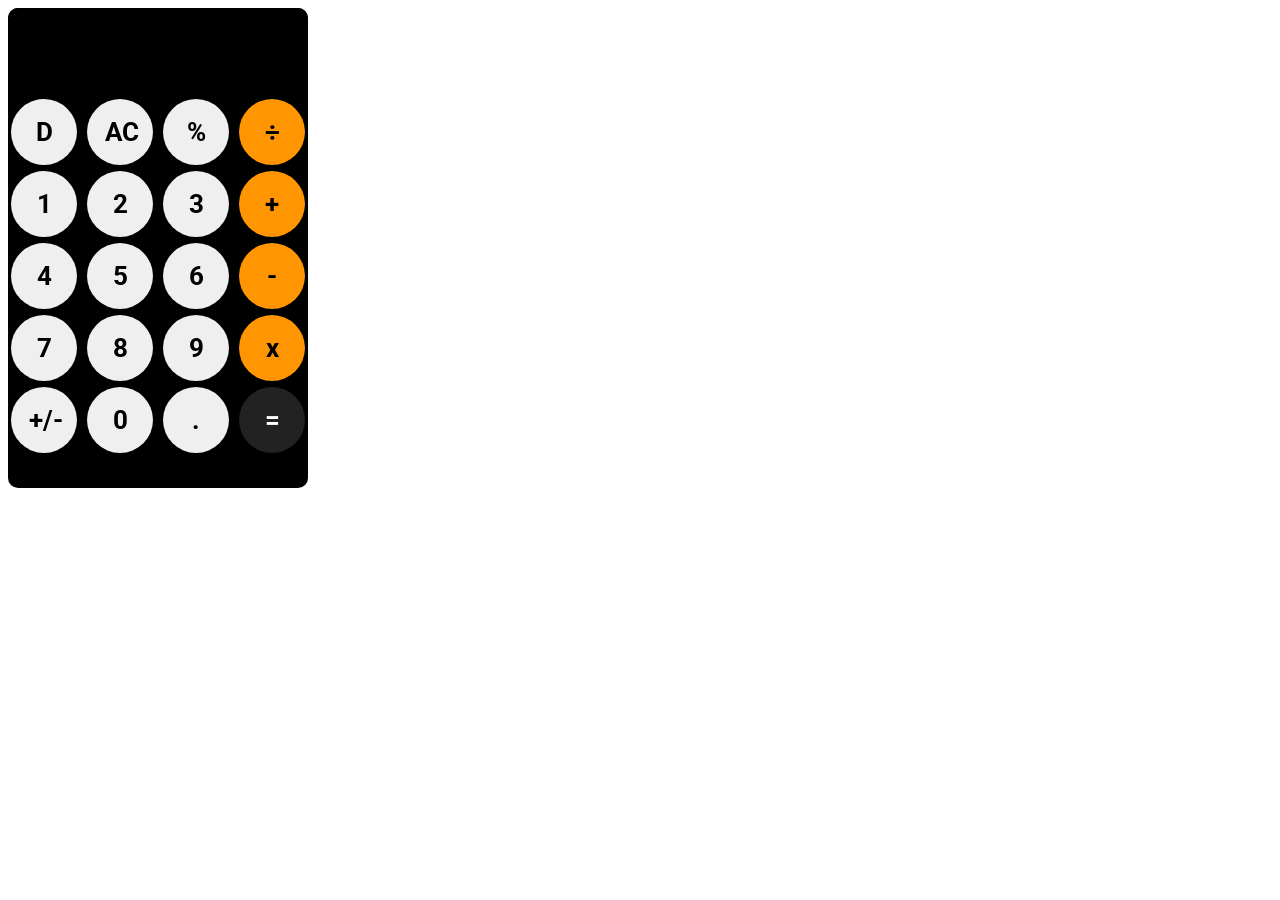
<file: Calculadora/index.html>
<!DOCTYPE html>
<html lang="en">
<head>
    <title>Calculadora</title>
    <link rel="stylesheet" href="style.css">
    <link rel="preconnect" href="https://fonts.googleapis.com">
    <link rel="preconnect" href="https://fonts.gstatic.com" crossorigin>
    <link href="https://fonts.googleapis.com/css2?family=Roboto:wght@100&display=swap" rel="stylesheet">
</head>
<body>
    <div id="container">
        <form name="Calculadora">
            <input type="text" value="" autocomplete="off" name="ans" id="calculadora" readonly>
            <br>
            <button type="button" onclick="borrarUno()">D</button>
            <input type="reset" value="AC">
            <input type="button" value="%" onclick="document.Calculadora.ans.value+='%'">
            <input type="button" value="÷" onclick="document.Calculadora.ans.value+='÷'" class="orange">
            <br>
            <input type="button" value="1" onclick="document.Calculadora.ans.value+='1'">
            <input type="button" value="2" onclick="document.Calculadora.ans.value+='2'">
            <input type="button" value="3" onclick="document.Calculadora.ans.value+='3'">
            <input type="button" value="+" onclick="document.Calculadora.ans.value+='+'" class="orange">
            <br>
            <input type="button" value="4" onclick="document.Calculadora.ans.value+='4'">
            <input type="button" value="5" onclick="document.Calculadora.ans.value+='5'">
            <input type="button" value="6" onclick="document.Calculadora.ans.value+='6'">
            <input type="button" value="-" onclick="document.Calculadora.ans.value+='-'" class="orange">
            <br>
            <input type="button" value="7" onclick="document.Calculadora.ans.value+='7'">
            <input type="button" value="8" onclick="document.Calculadora.ans.value+='8'">
            <input type="button" value="9" onclick="document.Calculadora.ans.value+='9'">
            <input type="button" value="x" onclick="document.Calculadora.ans.value+='x'" class="orange">
            <br>
            <input type="button" value="+/-" onclick="cambiarSigno()" >
            <input type="button" value="0" onclick="document.Calculadora.ans.value+='0'">
            <input type="button" value="." onclick="document.Calculadora.ans.value+='.'">
            <input type="button" value="=" onclick="calcular()" class="grey">
        </form>
    </div>
    <script src="cal.js"></script>
</body>
</html>
</file>
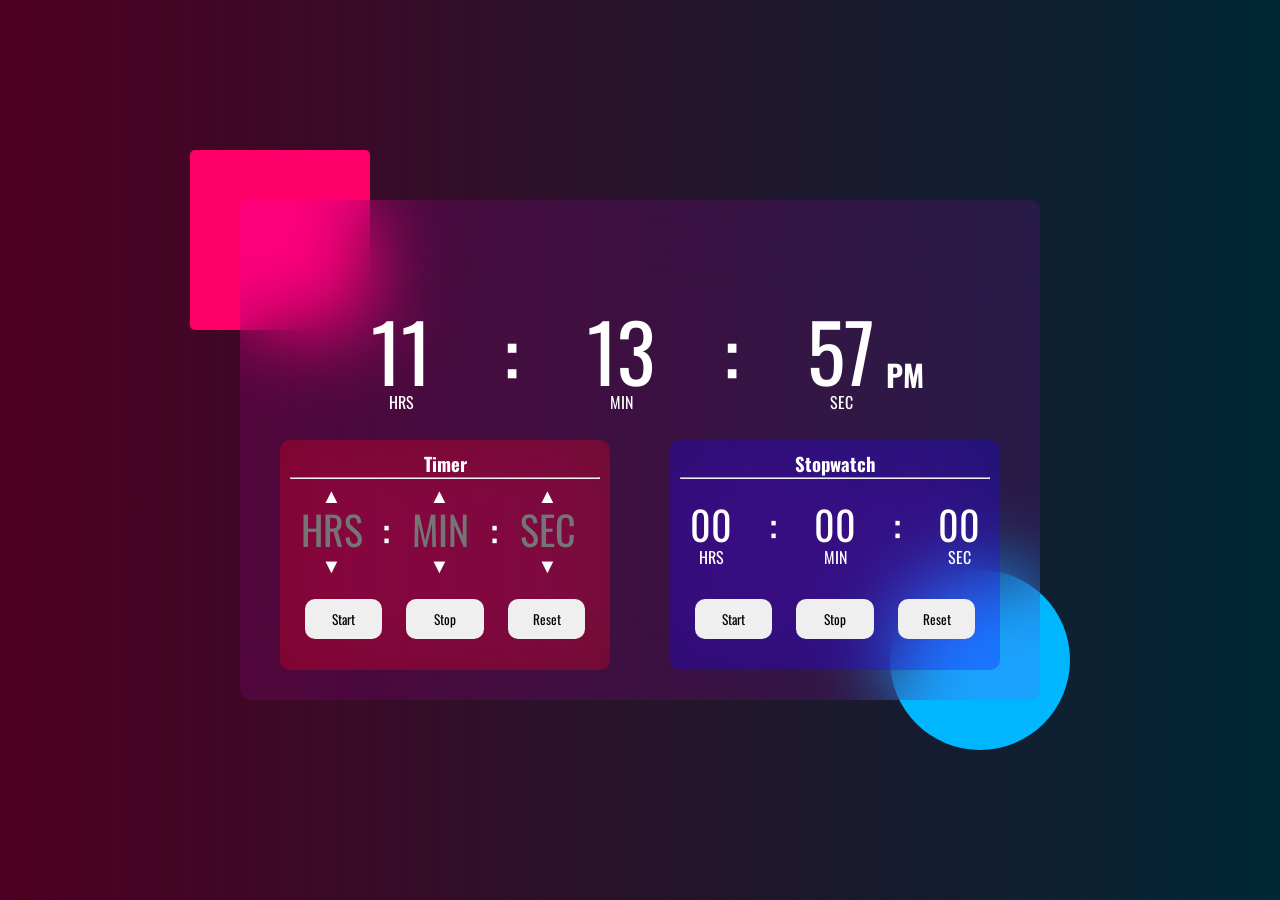
<file: Reloj digital/index.html>
<!DOCTYPE html>
<html lang="es">
<head>
    <meta charset="UTF-8">
    <title>Reloj digital</title>
    <link rel="preconnect" href="https://fonts.googleapis.com">
<link rel="preconnect" href="https://fonts.gstatic.com" crossorigin>
<link href="https://fonts.googleapis.com/css2?family=Oswald:wght@600&display=swap" rel="stylesheet">
    <link rel="stylesheet" href="style.css">
</head>
<body>
    <div id="hero">
        <div id="clockContainer">
            <div id="clock">
                <span id="hrs" class="hrs">00</span>
                <span>:</span>
                <span id="min" class="min">00</span>
                <span>:</span>
                <span id="sec" class="sec">00</span>
                <h1 id="timeDif"></h1>
                <div id="timerContainer">
                    <div id="timer">
                        <h3 class="title">Timer</h3>
                        <hr>
                        <div id="timerCount">
                            <div class="picker1">
                            <button class="p1up" onclick="addHour()">▲</button>
                            <input type="number" min="0" max="23" id="dhrs" oninput="limitTime()" placeholder="HRS">
                            <button class="p1down" onclick="subHour()">▼</button>
                            </div>
                            <span>:</span>
                            <div class="picker2">
                            <button class="p2up" onclick="addMinute()">▲</button>
                            <input type="number" min="0" max="59" id="dmin" oninput="limitTime()" placeholder="MIN">
                            <button class="p2down" onclick="subMinute()">▼</button>
                            </div>
                            <span>:</span>
                            <div class="picker3">
                            <button class="p1up" onclick="addSecond()">▲</button>
                            <input type="number" min="0" max="59" id="dsec" oninput="limitTime()" placeholder="SEC">
                            <button class="p1down" onclick="subSecond()">▼</button>
                            </div>
                        </div>
                        <div id="container-buttonTimer">
                            <button class="buttonTimer" onclick="startTimer()">Start</button>
                            <button class="buttonTimer" onclick="stopTimer()">Stop</button>
                            <button class="buttonTimer" onclick="resetTimer()">Reset</button>
                        </div>
                    </div>
                </div>
                <div id="swContainer">
                    <div id="stopWatch">
                        <h3 class="title">Stopwatch</h3>
                        <hr>
                        <div id="stopWatchCount">
                        <span id="shrs" class="hrs">00</span>
                        <span>:</span>
                        <span id="smin" class="min">00</span>
                        <span>:</span>
                        <span id="ssec" class="sec">00</span>
                        </div>
                        <div id="container-buttonStopwatch">
                            <button class="buttonStopwatch" onclick="startStopwatch()">Start</button>
                            <button class="buttonStopwatch" onclick="stopStopwatch()">Stop</button>
                            <button class="buttonStopwatch" onclick="resetStopwatch()">Reset</button>
                        </div>
                        
                    </div>
                </div>
            </div>
        </div>
    </div>
    <script src="stopWatch.js"></script>
    <script src="clock.js"></script>
    <script src="timer.js"></script>
</body>
</html>
</file>
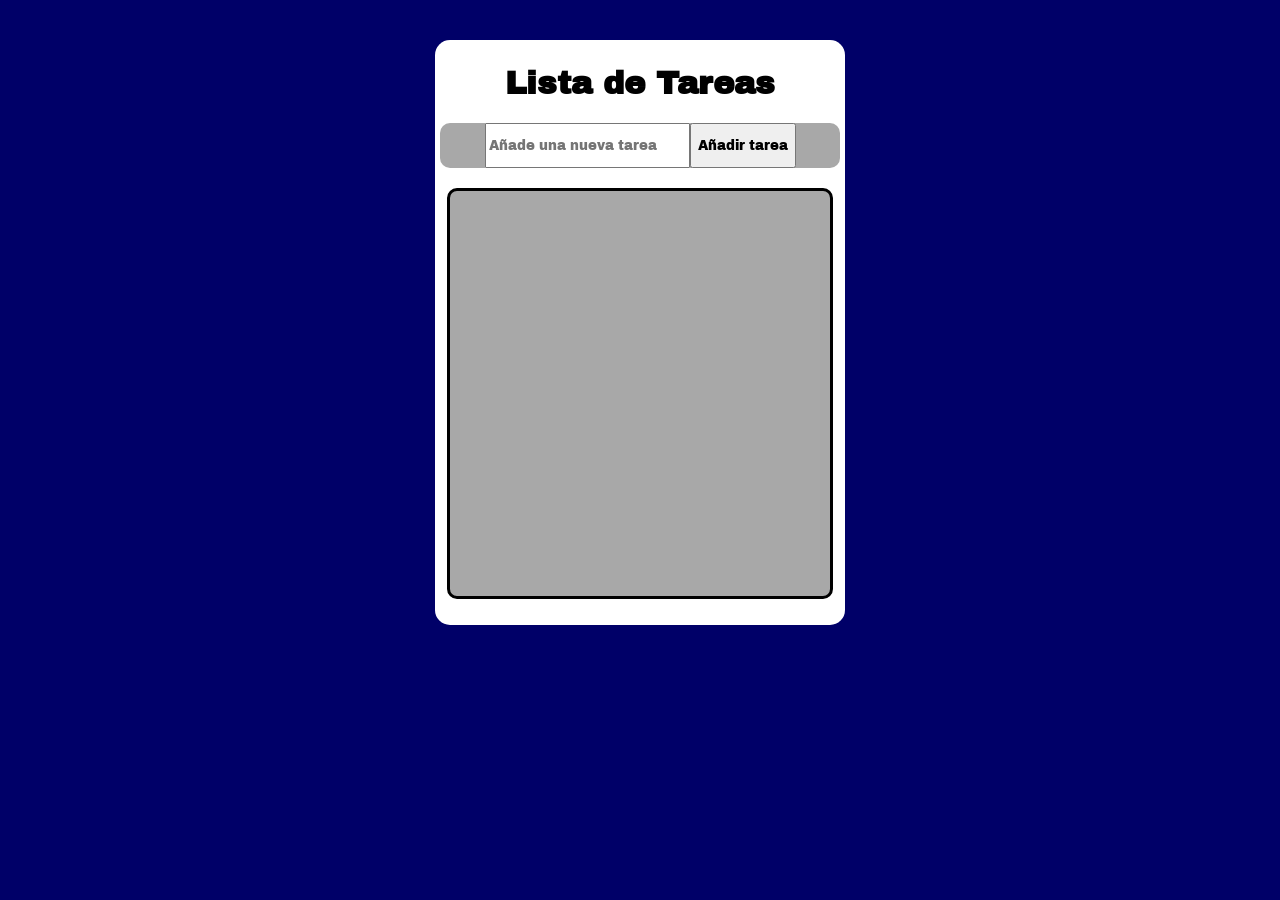
<file: To-Do List/index.html>
<!DOCTYPE html>
<html lang="es">
    <head>
        <link rel="stylesheet" href="style.css">
        <link rel="preconnect" href="https://fonts.googleapis.com">
        <link rel="preconnect" href="https://fonts.gstatic.com" crossorigin>
        <link href="https://fonts.googleapis.com/css2?family=Archivo+Black&display=swap" rel="stylesheet">
        <title>To-Do List</title>
    </head>
    <body>
        <div id="TDL-container">
            <h1>Lista de Tareas</h1>
            <div id="container-addtask">
                <input type="text" id="addText" placeholder="Añade una nueva tarea">
                <button id="addTaskButton">Añadir tarea</button>
            </div>

            <div id="list-container">
                <ul id="addedtasks">

                </ul>
            </div>
        </div>
        <script src="script.js"></script>
    </body>
</html>
</file>
<file: Calculadora/style.css>
#container{
    height: 480px;
    width: 300px;
    background-color: #000;
    border-radius: 10px;
}

#form{
    height: 100%;
    width: 100%;
    background-color: #000;
}

#container input[type="text"]{
    width: 90%;
    height: 25%;
    font-family: 'Roboto', sans-serif;
    cursor: default;
    padding: 15px;
    text-align: right;
    border: 0;
    font-size: 50px;
    outline: none;
    color: #fff;
    background-color: #000;
    border-radius: 10px;
}

#container input[type="button"], #container input[type="reset"]{
    width: 22%;
    font-family: 'Roboto', sans-serif;
    font-weight: bold;
    cursor: pointer;
    font-size: 26px;
    border: 0;
    color: #000;
    padding: 18px;
    margin: 3px;
    border: 0;
    border-radius: 100%;
}

#container button{
    width: 22%;
    font-family: 'Roboto', sans-serif;
    font-weight: bold;
    cursor: pointer;
    font-size: 26px;
    border: 0;
    color: #000;
    padding: 18px;
    margin: 3px;
    border: 0;
    border-radius: 100%;
}

#container .orange{
    background-color: #ff9500;
    color: #fff;
}

#container .grey{
    background-color: #222222;
    color: #fff !important;
}
</file>
<file: Reloj digital/style.css>
*{
    padding: 0;
    margin: 0;
    font-family: 'Oswald';
    box-sizing: border-box;
}

#hero{
    width: 100%;
    min-height: 100vh;
    background: linear-gradient(90deg, #4e0021, #002735);
    color: #fff;
    position: relative;
}

#clockContainer{
    height: 500px;
    width: 800px;
    position: absolute;
    top: 50%;
    left: 50%;
    transform: translate(-50%, -50%);
}

#clock{
    width: 100%;
    height: 100%;
    background: rgba(235, 0, 255, 0.11);
    border-radius: 10px;
    align-items: center;
    display: flex;
    justify-content: center;
    backdrop-filter: blur(40px);
}

#clockContainer::before{
    content: '';
    width: 180px;
    height: 180px;
    background: #ff006a;
    border-radius: 5px;
    position: absolute;
    left: -50px;
    top: -50px;
    z-index: -1;
}

#clockContainer::after{
    content: '';
    width: 180px;
    height: 180px;
    background: #00b7ff;
    border-radius: 50%;
    position: absolute;
    right: -30px;
    bottom: -50px;
    z-index: -1;
}

#clock span{
    font-size: 80px;
    width: 110px;
    display: inline-block;
    text-align: center;
    position: relative;
    bottom: 100px;
}

#clock span:after{
    font-size: 16px;
    position: absolute;
    bottom: -5px;
    left: 50%;
    transform: translateX(-50%);
}

.hrs:after{
    content: 'HRS';
}
.min:after{
    content: 'MIN';
}
.sec:after{
    content: 'SEC';
}

#timerContainer{
    height: 50%;
    width: 350px;
    padding: 10px;
    position: absolute;
    text-align: center;
    top: 230px;
    right: 420px;
    border-radius: 15px;
}

#timer{
    width: 100%;
    height: 100%;
    padding: 10px;
    font-size: 16px;
    background: rgba(255, 0, 0, 0.25);
    border-radius: 10px;
    backdrop-filter: blur(40px);
}

#timerCount{
    align-items: center;
    display: flex;
    justify-content: center;
}

#timer span{
    font-size: 40px;
    width: 110px;
    text-align: center;
    position: relative;
    top: 0;
}

#timer span:after{
    font-size: 16px;
    position: absolute;
    bottom: -15px;
}

#swContainer{
    height: 50%;
    width: 350px;
    padding: 10px;
    position: absolute;
    text-align: center;
    top: 230px;
    left: 420px;
    border-radius: 15px;
}

#stopWatch{
    width: 100%;
    height: 100%;
    padding: 10px;
    font-size: 16px;
    border-radius: 10px;
    background: rgba(4, 0, 255, 0.25);
    border-radius: 10px;
    backdrop-filter: blur(40px);
}

#stopWatchCount{
    align-items: center;
    display: flex;
    justify-content: center;
}

#stopWatch span{
    font-size: 40px;
    width: 110px;
    text-align: center;
    position: relative;
    top: 15px;
}

#stopWatch span:after{
    font-size: 16px;
    position: absolute;
    bottom: -15px;
}

button{
    position: relative;
    width: 25%;
    top: 20px;
    padding: 10px;
    border-radius: 10px;
    align-items: center;
    justify-content: center;
    display: inline-block;
    margin-left: 10px;
    margin-right: 10px;
    border-style: hidden;
}

button:hover{
    opacity: 0.6;
    color: #fff;
    background-color: black;
}

.buttonTimer{
    top: -40px;
}

.buttonStopwatch{
    top: 60px;
}

input{
    font-size: 40px;
    width: 100px;
    background: transparent;
    border: none;
    outline: none;
    color: #fff;
    text-align: center;
}

#timerCount{
    position: relative;
    top: -30px;
    right: 5px;
}

input::-webkit-inner-spin-button, 
input::-webkit-outer-spin-butto{
    -webkit-appearance: none;
    margin: 0;
}

#timeDif{
    font-size: 30px;
    position: relative;
    bottom: 76px;
    right: 10px;
}

.picker1{
display:flex;
flex-direction:column;
align-items:center;
}

.picker1 button{
background:none;
border:none;
color:white;
font-size:20px;
cursor:pointer;
}

.picker2{
display:flex;
flex-direction:column;
align-items:center;
}

.picker2 button{
background:none;
border:none;
color:white;
font-size:20px;
cursor:pointer;
}

.picker3{
display:flex;
flex-direction:column;
align-items:center;
}

.picker3 button{
background:none;
border:none;
color:white;
font-size:20px;
cursor:pointer;
}

.p1up{
    position: relative;
    left: -8px;
}

.p1down{
    position: relative;
    top: -20px;
    left: -8px;
}

.p2up{
    position: relative;
    left: -8px;
}

.p2down{
    position: relative;
    top: -20px;
    left: -8px;
}

.p3up{
    position: relative;
    left: -8px;
}

.p3down{
    position: relative;
    top: -20px;
    left: -8px;
}
</file>
<file: To-Do List/style.css>
*{
    font-family: Archivo Black, sans-serif;
}

body{
    background-color: rgb(0, 0, 104);
    text-align: center;
}

#TDL-container{
    padding: 5px;
    margin: auto;
    margin-top: 40px;
    background-color: white;
    height: 575px;
    width: 400px;
    border-radius: 15px;
}

li{
    margin-top: 10px;
    margin-left: 20px;
    text-align: left;
}

ul{
    list-style-type: none;
    padding: 0;
    padding-top: 3px;
}

#container-addtask{
    display: flex;
    justify-content: center;
    background-color: rgb(168, 168, 168);
    border-radius: 10px;
    width: 100%;
    height: 45px;
}

#list-container{
    height: 375px   ;
    width: 350px;
    background-color: rgb(168, 168, 168);
    margin: 20px auto;
    padding: 15px;
    border-radius: 10px;
    border-style: solid;
}

.completed{
    text-decoration: line-through;
    opacity: 0.5;
}
</file>
